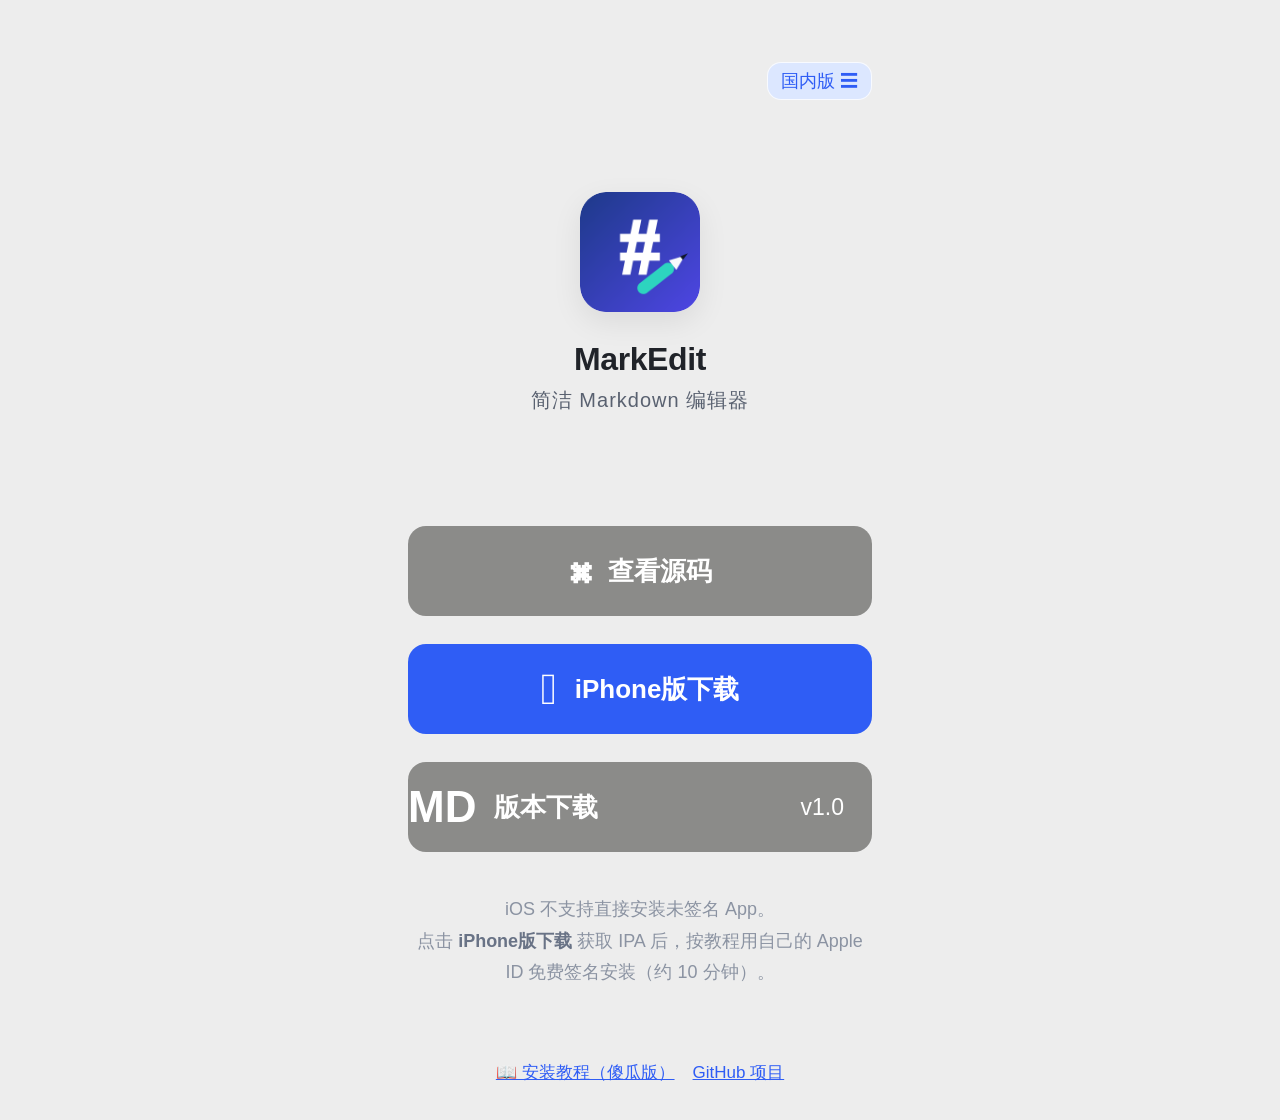
<file: docs/index.html>
<!doctype html>
<html lang="zh-CN">
<head>
  <meta charset="utf-8">
  <meta name="viewport" content="width=device-width, initial-scale=1, viewport-fit=cover">
  <title>MarkEdit 下载</title>
  <style>
    :root {
      color-scheme: light;
      --blue: #2f5df5;
      --gray: #8b8b89;
      --text: #202329;
      --muted: #7a8290;
      --bg: #ededed;
    }
    * { box-sizing: border-box; }
    body {
      margin: 0;
      min-height: 100vh;
      font-family: -apple-system, BlinkMacSystemFont, "SF Pro Text", "PingFang SC", "Helvetica Neue", Arial, sans-serif;
      background: var(--bg);
      color: var(--text);
    }
    .page {
      width: min(100%, 520px);
      margin: 0 auto;
      min-height: 100vh;
      padding: max(42px, env(safe-area-inset-top)) 28px 36px;
      display: flex;
      flex-direction: column;
      align-items: center;
    }
    .switch {
      align-self: flex-end;
      display: inline-flex;
      align-items: center;
      gap: 8px;
      margin-top: 20px;
      padding: 9px 13px;
      color: var(--blue);
      background: #dce7ff;
      border: 1px solid rgba(255,255,255,.8);
      border-radius: 14px;
      font-size: 18px;
      line-height: 1;
    }
    .hero {
      margin-top: 92px;
      text-align: center;
    }
    .icon {
      width: 120px;
      height: 120px;
      border-radius: 26px;
      box-shadow: 0 10px 30px rgba(0,0,0,.08);
    }
    h1 {
      margin: 26px 0 10px;
      font-size: 32px;
      line-height: 1.1;
      letter-spacing: -.4px;
    }
    .tagline {
      margin: 0;
      font-size: 20px;
      color: #596170;
      letter-spacing: 1px;
    }
    .actions {
      width: 100%;
      margin-top: 112px;
      display: grid;
      gap: 28px;
    }
    .btn {
      width: 100%;
      min-height: 90px;
      border: 0;
      border-radius: 18px;
      color: white;
      font-size: 26px;
      font-weight: 800;
      text-decoration: none;
      display: flex;
      align-items: center;
      justify-content: center;
      gap: 18px;
      box-shadow: none;
      -webkit-tap-highlight-color: transparent;
    }
    .btn.gray { background: var(--gray); }
    .btn.blue { background: var(--blue); }
    .btn .brand { font-size: 44px; line-height: 1; }
    .btn .version {
      margin-left: auto;
      padding-right: 28px;
      font-size: 23px;
      font-weight: 500;
    }
    .note {
      margin: 42px 0 0;
      color: #8b93a2;
      font-size: 18px;
      line-height: 1.75;
      text-align: center;
    }
    .note strong { color: #697386; font-weight: 700; }
    .links {
      margin-top: auto;
      padding-top: 72px;
      display: flex;
      gap: 18px;
      flex-wrap: wrap;
      justify-content: center;
      font-size: 17px;
    }
    .links a { color: var(--blue); text-decoration: underline; }
    @media (max-width: 380px) {
      .page { padding-left: 20px; padding-right: 20px; }
      .hero { margin-top: 64px; }
      .actions { margin-top: 76px; }
      .btn { min-height: 78px; font-size: 22px; }
    }
  </style>
</head>
<body>
  <main class="page">
    <div class="switch">国内版 ☰</div>

    <section class="hero">
      <img class="icon" src="assets/app-icon.png" alt="MarkEdit 图标">
      <h1>MarkEdit</h1>
      <p class="tagline">简洁 Markdown 编辑器</p>
    </section>

    <section class="actions" aria-label="下载选项">
      <a class="btn gray" href="https://github.com/qiandongsun/MarkEdit" rel="noopener">
        <span class="brand">⌘</span>
        <span>查看源码</span>
      </a>

      <a class="btn blue" href="https://github.com/qiandongsun/MarkEdit/releases/latest/download/MarkEdit-unsigned.ipa" rel="noopener">
        <span class="brand"></span>
        <span>iPhone版下载</span>
      </a>

      <a class="btn gray" href="https://github.com/qiandongsun/MarkEdit/releases" rel="noopener">
        <span class="brand">MD</span>
        <span>版本下载</span>
        <span class="version">v1.0</span>
      </a>
    </section>

    <p class="note">
      iOS 不支持直接安装未签名 App。<br>
      点击 <strong>iPhone版下载</strong> 获取 IPA 后，按教程用自己的 Apple ID 免费签名安装（约 10 分钟）。
    </p>

    <nav class="links">
      <a href="install.html">📖 安装教程（傻瓜版）</a>
      <a href="https://github.com/qiandongsun/MarkEdit" rel="noopener">GitHub 项目</a>
    </nav>
  </main>
</body>
</html>
</file>
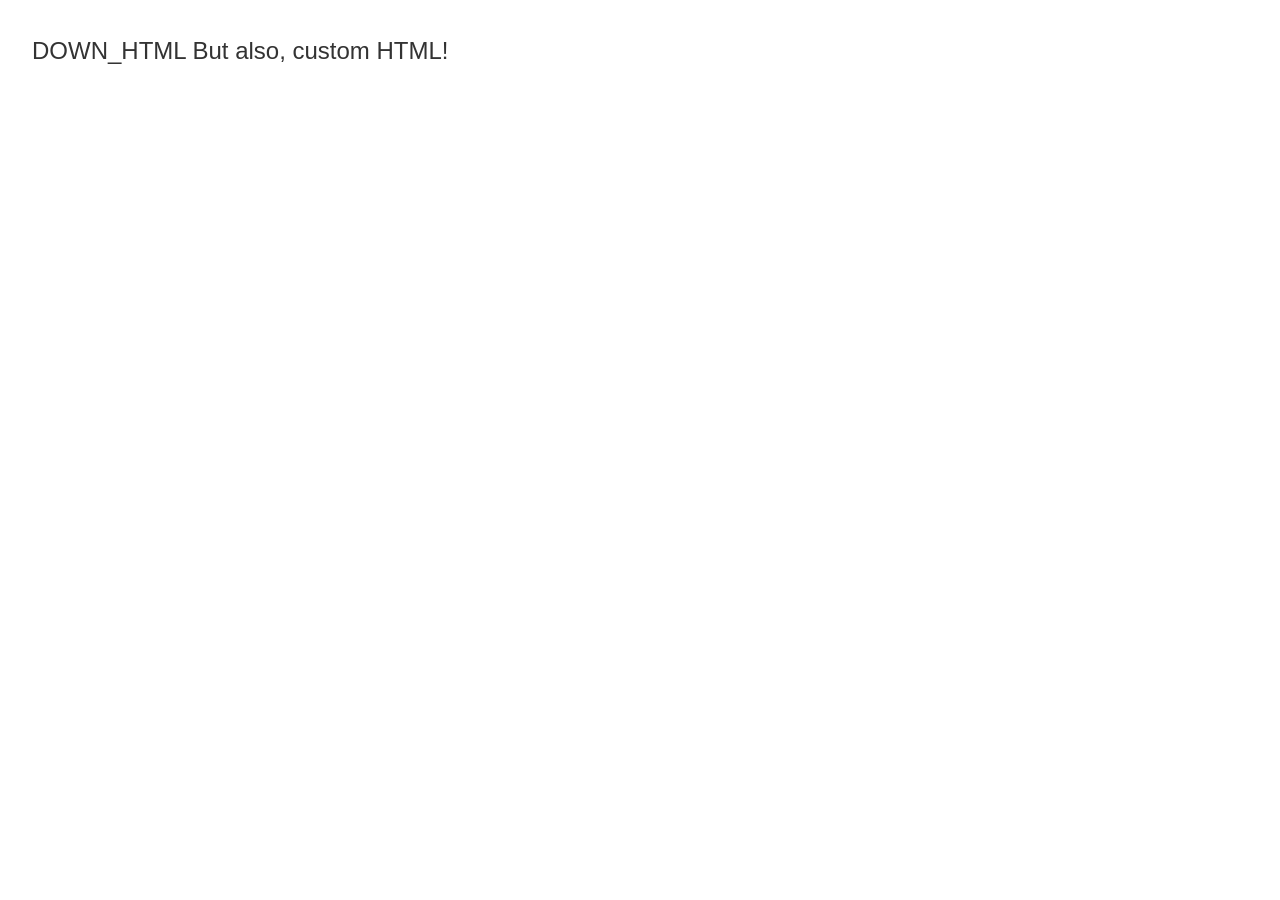
<file: Vendor/Down/Tests/DownTests/Fixtures/TestDownView.bundle/index.html>
<!DOCTYPE html>
<html>
<head>
    <meta charset="utf-8">
    <meta name="viewport" content="width=640"/>
    <link charset="utf-8" href="css/down.min.css" rel="stylesheet">
    <script charset="utf-8" src="js/highlight.min.js" type="text/javascript"></script>
    <script charset="utf-8" src="js/down.js" type="text/javascript"></script>
    <title></title>
</head>
<body>
    DOWN_HTML
    But also, custom HTML!
</body>
</html>
</file>
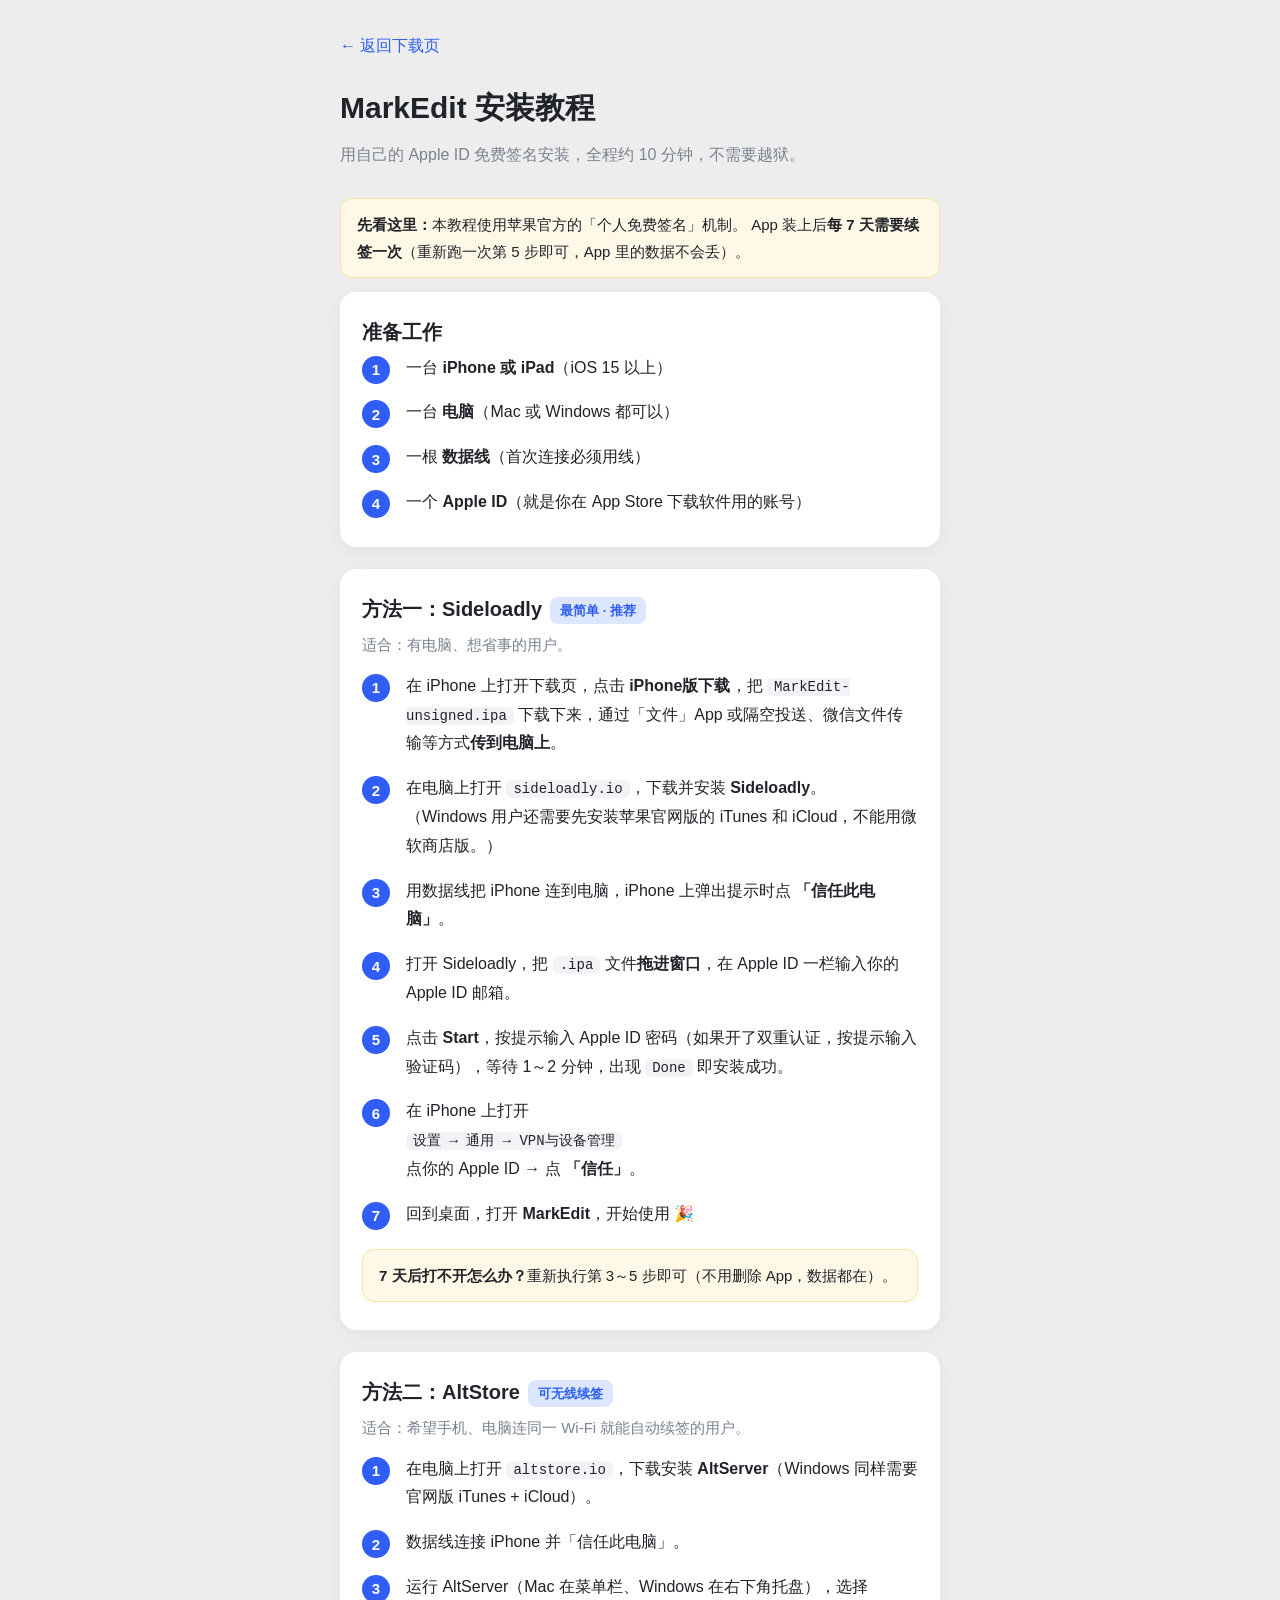
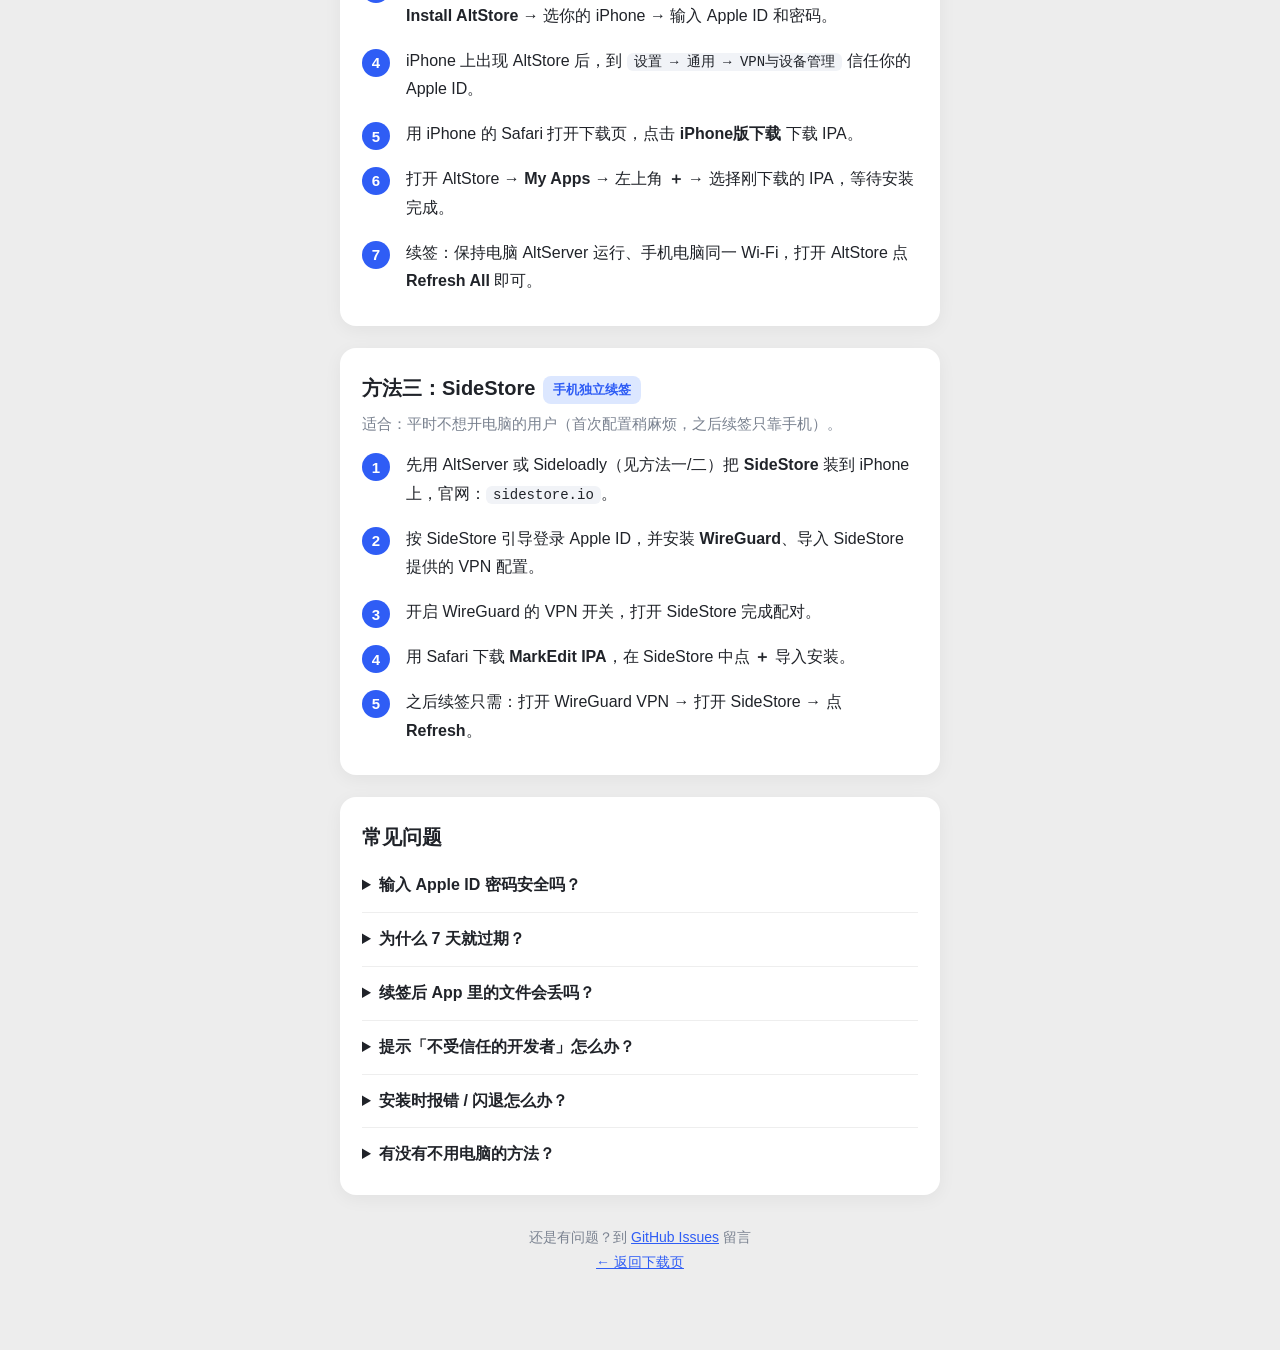
<file: docs/install.html>
<!doctype html>
<html lang="zh-CN">
<head>
  <meta charset="utf-8">
  <meta name="viewport" content="width=device-width, initial-scale=1, viewport-fit=cover">
  <title>MarkEdit 安装教程</title>
  <style>
    :root {
      --blue: #2f5df5;
      --text: #202329;
      --muted: #7a8290;
      --bg: #ededed;
      --card: #ffffff;
    }
    * { box-sizing: border-box; }
    body {
      margin: 0;
      font-family: -apple-system, BlinkMacSystemFont, "SF Pro Text", "PingFang SC", "Helvetica Neue", Arial, sans-serif;
      background: var(--bg);
      color: var(--text);
      line-height: 1.8;
    }
    .page {
      width: min(100%, 640px);
      margin: 0 auto;
      padding: max(24px, env(safe-area-inset-top)) 20px 60px;
    }
    .back {
      display: inline-block;
      margin: 8px 0 20px;
      color: var(--blue);
      text-decoration: none;
      font-size: 16px;
    }
    h1 { font-size: 30px; margin: 0 0 6px; }
    .sub { color: var(--muted); margin: 0 0 28px; font-size: 16px; }
    .card {
      background: var(--card);
      border-radius: 16px;
      padding: 22px 22px 14px;
      margin-bottom: 22px;
      box-shadow: 0 4px 18px rgba(0,0,0,.05);
    }
    .card h2 {
      font-size: 20px;
      margin: 0 0 4px;
    }
    .card .desc { color: var(--muted); font-size: 15px; margin: 0 0 14px; }
    .badge {
      display: inline-block;
      background: #dce7ff;
      color: var(--blue);
      border-radius: 8px;
      font-size: 13px;
      font-weight: 700;
      padding: 2px 10px;
      margin-left: 8px;
      vertical-align: middle;
    }
    ol.steps { margin: 0; padding-left: 0; list-style: none; counter-reset: s; }
    ol.steps li {
      counter-increment: s;
      position: relative;
      padding: 0 0 16px 44px;
      font-size: 16px;
    }
    ol.steps li::before {
      content: counter(s);
      position: absolute;
      left: 0; top: 2px;
      width: 28px; height: 28px;
      border-radius: 50%;
      background: var(--blue);
      color: #fff;
      font-size: 15px;
      font-weight: 700;
      display: flex;
      align-items: center;
      justify-content: center;
    }
    ol.steps li strong { color: var(--text); }
    code, .path {
      background: #f1f3f7;
      border-radius: 6px;
      padding: 1px 7px;
      font-size: 14px;
      font-family: ui-monospace, "SF Mono", Menlo, monospace;
    }
    .tip {
      background: #fff8e6;
      border: 1px solid #ffe1a1;
      border-radius: 12px;
      padding: 12px 16px;
      font-size: 15px;
      margin: 4px 0 14px;
    }
    details {
      border-top: 1px solid #eee;
      padding: 12px 0;
    }
    details:first-of-type { border-top: 0; }
    summary {
      cursor: pointer;
      font-weight: 700;
      font-size: 16px;
    }
    details p, details ul { font-size: 15px; color: #444; margin: 8px 0; }
    .footer {
      text-align: center;
      color: var(--muted);
      font-size: 14px;
      margin-top: 30px;
    }
    .footer a { color: var(--blue); }
  </style>
</head>
<body>
  <main class="page">
    <a class="back" href="index.html">← 返回下载页</a>
    <h1>MarkEdit 安装教程</h1>
    <p class="sub">用自己的 Apple ID 免费签名安装，全程约 10 分钟，不需要越狱。</p>

    <div class="tip">
      <strong>先看这里：</strong>本教程使用苹果官方的「个人免费签名」机制。
      App 装上后<strong>每 7 天需要续签一次</strong>（重新跑一次第 5 步即可，App 里的数据不会丢）。
    </div>

    <section class="card">
      <h2>准备工作</h2>
      <ol class="steps">
        <li>一台 <strong>iPhone 或 iPad</strong>（iOS 15 以上）</li>
        <li>一台 <strong>电脑</strong>（Mac 或 Windows 都可以）</li>
        <li>一根 <strong>数据线</strong>（首次连接必须用线）</li>
        <li>一个 <strong>Apple ID</strong>（就是你在 App Store 下载软件用的账号）</li>
      </ol>
    </section>

    <section class="card">
      <h2>方法一：Sideloadly<span class="badge">最简单 · 推荐</span></h2>
      <p class="desc">适合：有电脑、想省事的用户。</p>
      <ol class="steps">
        <li>在 iPhone 上打开下载页，点击 <strong>iPhone版下载</strong>，把 <code>MarkEdit-unsigned.ipa</code> 下载下来，通过「文件」App 或隔空投送、微信文件传输等方式<strong>传到电脑上</strong>。</li>
        <li>在电脑上打开 <code>sideloadly.io</code>，下载并安装 <strong>Sideloadly</strong>。<br>（Windows 用户还需要先安装苹果官网版的 iTunes 和 iCloud，不能用微软商店版。）</li>
        <li>用数据线把 iPhone 连到电脑，iPhone 上弹出提示时点 <strong>「信任此电脑」</strong>。</li>
        <li>打开 Sideloadly，把 <code>.ipa</code> 文件<strong>拖进窗口</strong>，在 Apple ID 一栏输入你的 Apple ID 邮箱。</li>
        <li>点击 <strong>Start</strong>，按提示输入 Apple ID 密码（如果开了双重认证，按提示输入验证码），等待 1～2 分钟，出现 <code>Done</code> 即安装成功。</li>
        <li>在 iPhone 上打开<br><span class="path">设置 → 通用 → VPN与设备管理</span><br>点你的 Apple ID → 点 <strong>「信任」</strong>。</li>
        <li>回到桌面，打开 <strong>MarkEdit</strong>，开始使用 🎉</li>
      </ol>
      <div class="tip">
        <strong>7 天后打不开怎么办？</strong>重新执行第 3～5 步即可（不用删除 App，数据都在）。
      </div>
    </section>

    <section class="card">
      <h2>方法二：AltStore<span class="badge">可无线续签</span></h2>
      <p class="desc">适合：希望手机、电脑连同一 Wi-Fi 就能自动续签的用户。</p>
      <ol class="steps">
        <li>在电脑上打开 <code>altstore.io</code>，下载安装 <strong>AltServer</strong>（Windows 同样需要官网版 iTunes + iCloud）。</li>
        <li>数据线连接 iPhone 并「信任此电脑」。</li>
        <li>运行 AltServer（Mac 在菜单栏、Windows 在右下角托盘），选择 <strong>Install AltStore</strong> → 选你的 iPhone → 输入 Apple ID 和密码。</li>
        <li>iPhone 上出现 AltStore 后，到 <span class="path">设置 → 通用 → VPN与设备管理</span> 信任你的 Apple ID。</li>
        <li>用 iPhone 的 Safari 打开下载页，点击 <strong>iPhone版下载</strong> 下载 IPA。</li>
        <li>打开 AltStore → <strong>My Apps</strong> → 左上角 <strong>＋</strong> → 选择刚下载的 IPA，等待安装完成。</li>
        <li>续签：保持电脑 AltServer 运行、手机电脑同一 Wi-Fi，打开 AltStore 点 <strong>Refresh All</strong> 即可。</li>
      </ol>
    </section>

    <section class="card">
      <h2>方法三：SideStore<span class="badge">手机独立续签</span></h2>
      <p class="desc">适合：平时不想开电脑的用户（首次配置稍麻烦，之后续签只靠手机）。</p>
      <ol class="steps">
        <li>先用 AltServer 或 Sideloadly（见方法一/二）把 <strong>SideStore</strong> 装到 iPhone 上，官网：<code>sidestore.io</code>。</li>
        <li>按 SideStore 引导登录 Apple ID，并安装 <strong>WireGuard</strong>、导入 SideStore 提供的 VPN 配置。</li>
        <li>开启 WireGuard 的 VPN 开关，打开 SideStore 完成配对。</li>
        <li>用 Safari 下载 <strong>MarkEdit IPA</strong>，在 SideStore 中点 <strong>＋</strong> 导入安装。</li>
        <li>之后续签只需：打开 WireGuard VPN → 打开 SideStore → 点 <strong>Refresh</strong>。</li>
      </ol>
    </section>

    <section class="card">
      <h2>常见问题</h2>
      <details>
        <summary>输入 Apple ID 密码安全吗？</summary>
        <p>Sideloadly / AltStore 会把账号密码直接发给苹果官方服务器用于签名，软件本身不存储。如果担心，可以专门注册一个备用 Apple ID 用于签名，或在苹果官网生成「App 专用密码」。</p>
      </details>
      <details>
        <summary>为什么 7 天就过期？</summary>
        <p>这是苹果对免费 Apple ID 的限制：免费签名有效期 7 天、同时最多装 3 个自签 App。付费开发者账号（$99/年）则是一年有效期。</p>
      </details>
      <details>
        <summary>续签后 App 里的文件会丢吗？</summary>
        <p>不会。只要不删除 App 图标，直接覆盖安装/续签，所有文档都保留。</p>
      </details>
      <details>
        <summary>提示「不受信任的开发者」怎么办？</summary>
        <p>到 <span class="path">设置 → 通用 → VPN与设备管理</span>，点你的 Apple ID，选择「信任」。</p>
      </details>
      <details>
        <summary>安装时报错 / 闪退怎么办？</summary>
        <p>① 确认 iPhone 已「信任此电脑」；② 确认 Apple ID 密码正确（开了双重认证要输入验证码）；③ 换一根数据线或 USB 口；④ 重启 Sideloadly 和手机后重试。</p>
      </details>
      <details>
        <summary>有没有不用电脑的方法？</summary>
        <p>首次安装都需要电脑辅助一次。装好 SideStore 后，后续续签可以只用手机完成（见方法三）。</p>
      </details>
    </section>

    <p class="footer">
      还是有问题？到 <a href="https://github.com/qiandongsun/MarkEdit/issues">GitHub Issues</a> 留言<br>
      <a href="index.html">← 返回下载页</a>
    </p>
  </main>
</body>
</html>
</file>
<file: Vendor/Down/Tests/DownTests/Fixtures/TestDownView.bundle/css/down.min.css>
/*! normalize.css v4.1.1 | MIT License | github.com/necolas/normalize.css */progress,sub,sup{vertical-align:baseline}button,hr,input{overflow:visible}[type=checkbox],[type=radio],legend{box-sizing:border-box;padding:0}html{font-family:sans-serif;-ms-text-size-adjust:100%;-webkit-text-size-adjust:100%}body{margin:0}article,aside,details,figcaption,figure,footer,header,main,menu,nav,section,summary{display:block}audio,canvas,progress,video{display:inline-block}audio:not([controls]){display:none;height:0}[hidden],template{display:none}a{background-color:transparent;-webkit-text-decoration-skip:objects}a:active,a:hover{outline-width:0}abbr[title]{border-bottom:none;text-decoration:underline;text-decoration:underline dotted}b,strong{font-weight:bolder}dfn{font-style:italic}h1{font-size:2em;margin:.67em 0}mark{background-color:#ff0;color:#000}small{font-size:80%}sub,sup{font-size:75%;line-height:0;position:relative}sub{bottom:-.25em}sup{top:-.5em}img{border-style:none}svg:not(:root){overflow:hidden}code,kbd,pre,samp{font-family:monospace,monospace;font-size:1em}figure{margin:1em 40px}hr{box-sizing:content-box;height:0}button,input,select,textarea{font:inherit;margin:0}optgroup{font-weight:700}button,select{text-transform:none}[type=reset],[type=submit],button,html [type=button]{-webkit-appearance:button}[type=button]::-moz-focus-inner,[type=reset]::-moz-focus-inner,[type=submit]::-moz-focus-inner,button::-moz-focus-inner{border-style:none;padding:0}[type=button]:-moz-focusring,[type=reset]:-moz-focusring,[type=submit]:-moz-focusring,button:-moz-focusring{outline:ButtonText dotted 1px}fieldset{border:1px solid silver;margin:0 2px;padding:.35em .625em .75em}legend{color:inherit;display:table;max-width:100%;white-space:normal}textarea{overflow:auto}[type=number]::-webkit-inner-spin-button,[type=number]::-webkit-outer-spin-button{height:auto}[type=search]{-webkit-appearance:textfield;outline-offset:-2px}[type=search]::-webkit-search-cancel-button,[type=search]::-webkit-search-decoration{-webkit-appearance:none}::-webkit-input-placeholder{color:inherit;opacity:.54}::-webkit-file-upload-button{-webkit-appearance:button;font:inherit}

/* Modified version of github.com/sindresorhus/github-markdown-css | MIT License */
/* Unminify it @ unminify.com */
hr,img{box-sizing:content-box}body:after,body:before,hr::after,hr::before{display:table;content:""}a,a:not([href]){text-decoration:none}blockquote,h6{color:#777}hr,svg:not(:root){overflow:hidden}dl,dl dt,hr,td,th{padding:0}img,table tr{background-color:#fff}pre,pre code{word-wrap:normal}body{-ms-text-size-adjust:100%;-webkit-text-size-adjust:100%;color:#333;font-family:"Helvetica Neue",Helvetica,"Segoe UI",Arial,freesans,sans-serif,"Apple Color Emoji","Segoe UI Emoji","Segoe UI Symbol";font-size:1.5em;line-height:1.6;word-wrap:break-word;padding:2rem}a{background-color:transparent;-webkit-text-decoration-skip:objects;color:#4078c0}a:active,a:hover{outline-width:0;text-decoration:underline}strong{font-weight:bolder}h1{margin:.67em 0}img{border-style:none;max-width:100%}h1,h2{padding-bottom:.3em;border-bottom:1px solid #eee}input{margin:0;overflow:visible;font:13px/1.4 Helvetica,arial,nimbussansl,liberationsans,freesans,clean,sans-serif,"Apple Color Emoji","Segoe UI Emoji","Segoe UI Symbol"}[type=button]:-moz-focusring,[type=reset]:-moz-focusring,[type=submit]:-moz-focusring,button:-moz-focusring{outline:ButtonText dotted 1px}[type=checkbox]{box-sizing:border-box;padding:0}table{border-spacing:0;border-collapse:collapse;display:block;width:100%;overflow:auto;word-break:normal;word-break:keep-all}*{box-sizing:border-box}body:after,hr::after{clear:both}blockquote{margin:0;padding:0 15px;border-left:4px solid #ddd}ol ol,ul ol{list-style-type:lower-roman}ol ol ol,ol ul ol,ul ol ol,ul ul ol{list-style-type:lower-alpha}dd{margin-left:0}code,pre{font:.9em Consolas,"Liberation Mono",Menlo,Courier,monospace}dl dt,table th{font-weight:700}body>:first-child{margin-top:0!important}dl dt,li>p{margin-top:16px}body>:last-child{margin-bottom:0!important}a:not([href]){color:inherit}h1,h2,h3,h4,h5,h6{margin-top:1em;margin-bottom:16px;font-weight:700;line-height:1.4}h1{font-size:2.25em;line-height:1.2}h2{font-size:1.75em;line-height:1.225}h3{font-size:1.5em;line-height:1.43}h4{font-size:1.25em}dl dt,h5,h6{font-size:1em}blockquote,dl,ol,p,pre,table,ul{margin-top:0;margin-bottom:16px}hr{background:#e7e7e7;height:4px;margin:16px 0;border:0}ol,ul{padding-left:2em}ol ol,ol ul,ul ol,ul ul{margin-top:0;margin-bottom:0}dl dt{font-style:italic}dl dd{padding:0 16px;margin-bottom:16px}blockquote>:first-child{margin-top:0}blockquote>:last-child{margin-bottom:0}table td,table th{padding:6px 13px;border:1px solid #ddd}table tr{border-top:1px solid #ccc}table tr:nth-child(2n){background-color:#f8f8f8}code{padding:.2em 0;margin:0;font-size:85%;background-color:rgba(0,0,0,.04);border-radius:3px}pre code,pre>code{padding:0;margin:0;border:0}code:after,code:before{letter-spacing:-.2em;content:"\00a0"}pre>code{font-size:100%;word-break:normal;white-space:pre;background:0 0}pre code{display:inline;max-width:initial;overflow:initial;line-height:inherit;background-color:transparent}pre code:after,pre code:before{content:normal}kbd{display:inline-block;padding:3px 5px;font:11px Consolas,"Liberation Mono",Menlo,Courier,monospace;line-height:10px;color:#555;vertical-align:middle;background-color:#fcfcfc;border:1px solid #ccc;border-bottom-color:#bbb;border-radius:3px;box-shadow:inset 0 -1px 0 #bbb}:checked+.radio-label{position:relative;z-index:1;border-color:#4078c0}hr{border-bottom-color:#eee}

/*! highlightjs */
.hljs{display:block;overflow-x:auto;padding:.5em;background:#1d1f21;color:#c5c8c6}.hljs span::selection,.hljs::selection{background:#373b41}.hljs span::-moz-selection,.hljs::-moz-selection{background:#373b41}.hljs-name,.hljs-title{color:#f0c674}.hljs-comment,.hljs-meta,.hljs-meta .hljs-keyword{color:#707880}.hljs-deletion,.hljs-link,.hljs-literal,.hljs-number,.hljs-symbol{color:#c66}.hljs-addition,.hljs-doctag,.hljs-regexp,.hljs-selector-attr,.hljs-selector-pseudo,.hljs-string{color:#b5bd68}.hljs-attribute,.hljs-code,.hljs-selector-id{color:#b294bb}.hljs-bullet,.hljs-keyword,.hljs-selector-tag,.hljs-tag{color:#81a2be}.hljs-subst,.hljs-template-tag,.hljs-template-variable,.hljs-variable{color:#8abeb7}.hljs-built_in,.hljs-builtin-name,.hljs-quote,.hljs-section,.hljs-selector-class,.hljs-type{color:#de935f}.hljs-emphasis{font-style:italic}.hljs-strong{font-weight:700}
</file>
